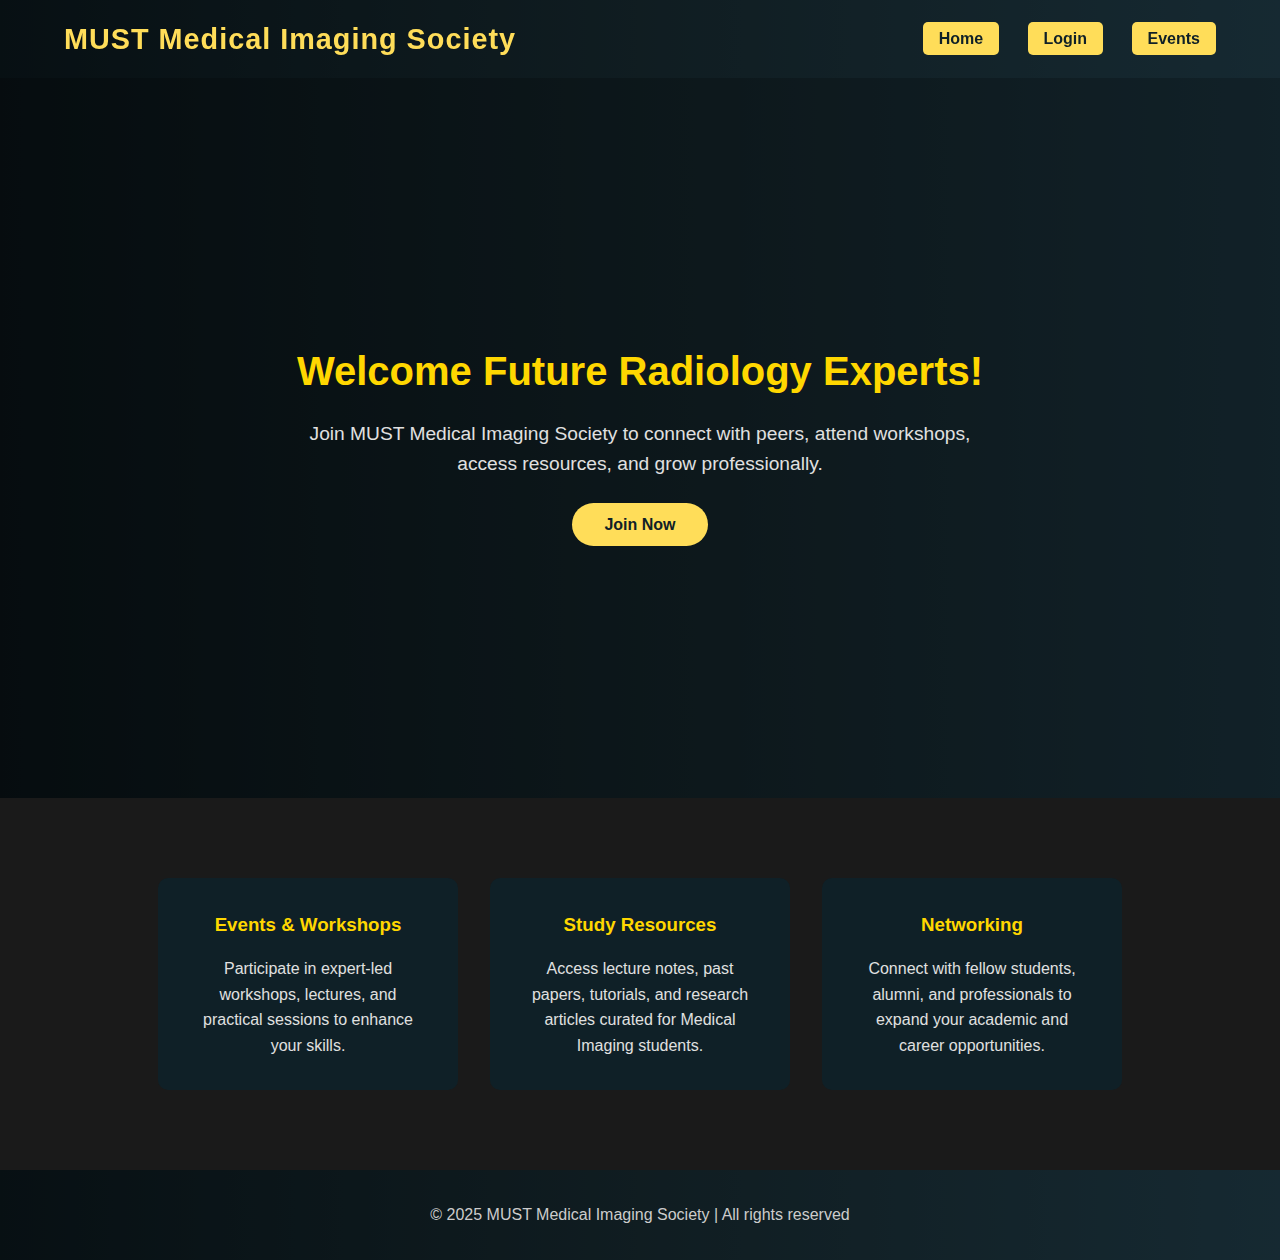
<file: templates/index.html>
<!DOCTYPE html>
<html lang="en">
<head>
  <meta charset="UTF-8">
  <meta name="viewport" content="width=device-width, initial-scale=1.0">
  <title>MUST Medical Imaging Society</title>
  <!-- <link rel="stylesheet" href="home.css"> -->
  <link rel="stylesheet" href="/static/home.css">
</head>
<body>

  <!-- Header -->
  <header>
    <h1>MUST Medical Imaging Society</h1>
    <nav>
      <a href="#">Home</a>
      <a href="login.html">Login</a>
      <a href="#">Events</a>
    </nav>
  </header>

  <!-- Hero Section -->
  <section class="hero">
    <div class="hero-content">
      <h2>Welcome Future Radiology Experts!</h2>
      <p>Join MUST Medical Imaging Society to connect with peers, attend workshops, access resources, and grow professionally.</p>
      <a href="#" class="btn">Join Now</a>
    </div>
  </section>

  <!-- Features Section -->
  <section class="features">
    <div class="feature">
      <h3>Events & Workshops</h3>
      <p>Participate in expert-led workshops, lectures, and practical sessions to enhance your skills.</p>
    </div>
    <div class="feature">
      <h3>Study Resources</h3>
      <p>Access lecture notes, past papers, tutorials, and research articles curated for Medical Imaging students.</p>
    </div>
    <div class="feature">
      <h3>Networking</h3>
      <p>Connect with fellow students, alumni, and professionals to expand your academic and career opportunities.</p>
    </div>
  </section>

  <!-- Footer -->
  <footer>
    &copy; 2025 MUST Medical Imaging Society | All rights reserved
  </footer>

</body>
</html>
</file>
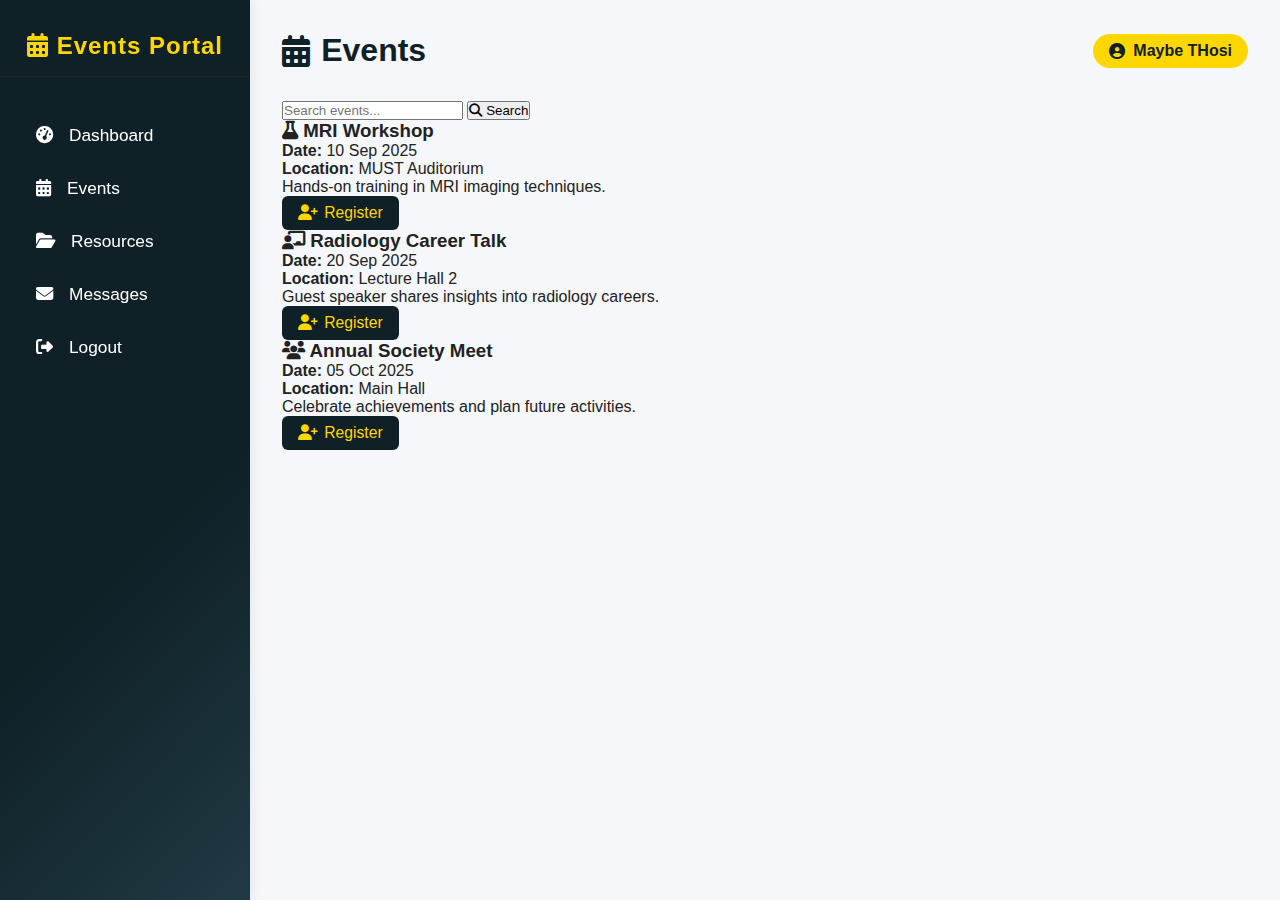
<file: templates/events.html>
<!DOCTYPE html>
<html lang="en">
<head>
  <meta charset="UTF-8">
  <meta name="viewport" content="width=device-width, initial-scale=1.0">
  <title>Events - MUST Medical Imaging Society</title>
  <!-- <link rel="stylesheet" href="style.css"> -->
  <link rel="stylesheet" href="/static/style.css">
  <link rel="stylesheet" href="https://cdnjs.cloudflare.com/ajax/libs/font-awesome/6.4.2/css/all.min.css">
</head>
<body>

  <!-- Sidebar -->
  <aside class="sidebar">
    <h2><i class="fas fa-calendar-alt"></i> Events Portal</h2>
    <nav>
      <a href="studentportal.html"><i class="fas fa-tachometer-alt"></i> Dashboard</a>
      <a href="#"><i class="fas fa-calendar-alt"></i> Events</a>
      <a href="#"><i class="fas fa-folder-open"></i> Resources</a>
      <a href="#"><i class="fas fa-envelope"></i> Messages</a>
      <a href="#"><i class="fas fa-sign-out-alt"></i> Logout</a>
    </nav>
  </aside>

  <!-- Main content -->
  <main class="main-content">
    <header>
      <h1><i class="fas fa-calendar-alt"></i> Events</h1>
      <div class="admin-badge"><i class="fas fa-user-circle"></i> Maybe THosi</div>
    </header>

    <!-- Search bar -->
    <div class="search-bar">
      <input type="text" placeholder="Search events...">
      <button><i class="fas fa-search"></i> Search</button>
    </div>

    <!-- Events grid -->
    <section class="event-grid">
      <div class="event-card">
        <h3><i class="fas fa-flask"></i> MRI Workshop</h3>
        <p><b>Date:</b> 10 Sep 2025</p>
        <p><b>Location:</b> MUST Auditorium</p>
        <p>Hands-on training in MRI imaging techniques.</p>
        <a href="#" class="btn"><i class="fas fa-user-plus"></i> Register</a>
      </div>

      <div class="event-card">
        <h3><i class="fas fa-chalkboard-teacher"></i> Radiology Career Talk</h3>
        <p><b>Date:</b> 20 Sep 2025</p>
        <p><b>Location:</b> Lecture Hall 2</p>
        <p>Guest speaker shares insights into radiology careers.</p>
        <a href="#" class="btn"><i class="fas fa-user-plus"></i> Register</a>
      </div>

      <div class="event-card">
        <h3><i class="fas fa-users"></i> Annual Society Meet</h3>
        <p><b>Date:</b> 05 Oct 2025</p>
        <p><b>Location:</b> Main Hall</p>
        <p>Celebrate achievements and plan future activities.</p>
        <a href="#" class="btn"><i class="fas fa-user-plus"></i> Register</a>
      </div>
    </section>
  </main>

</body>
</html>
</file>
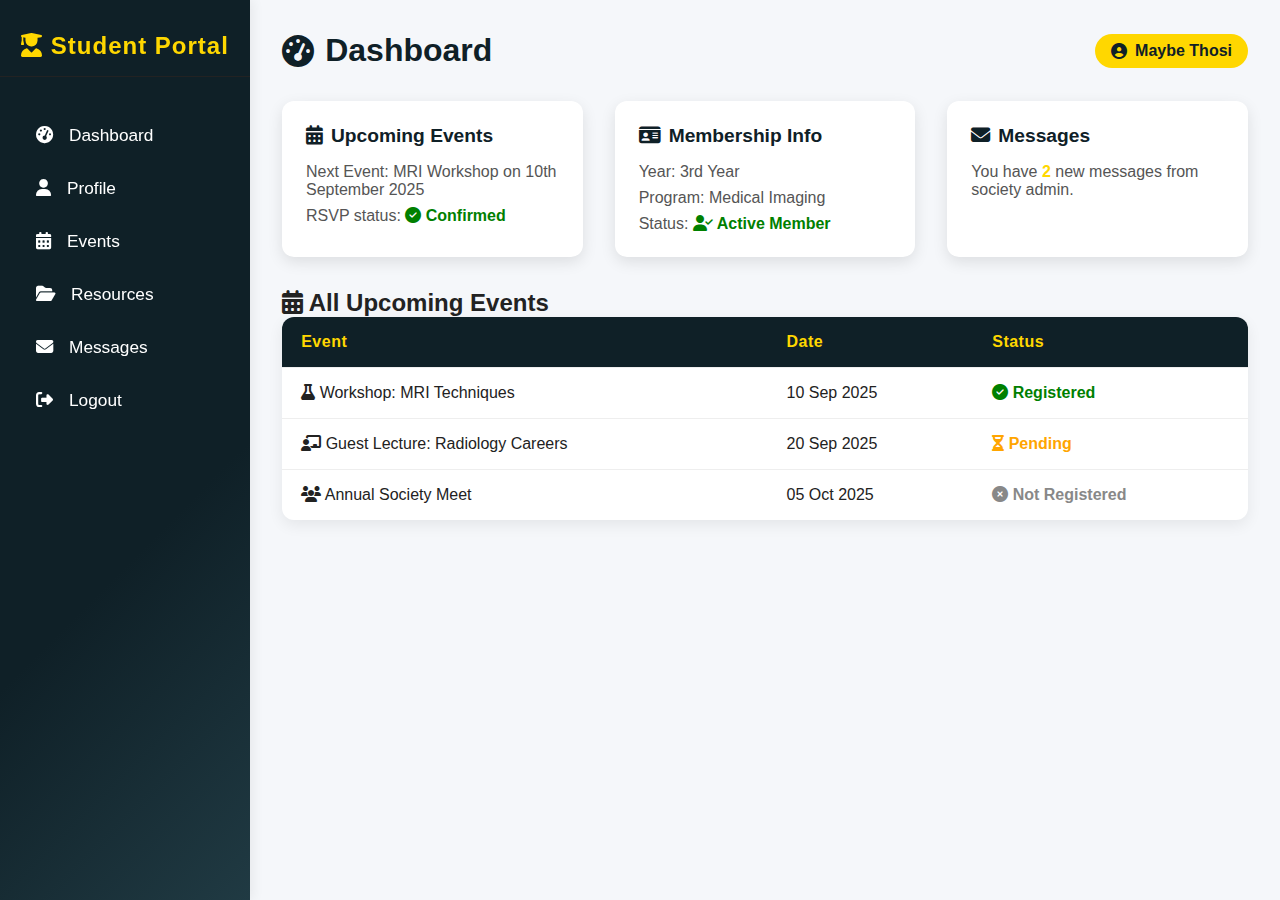
<file: templates/studentportal.html>
<!DOCTYPE html>
<html lang="en">
<head>
  <meta charset="UTF-8">
  <meta name="viewport" content="width=device-width, initial-scale=1.0">
  <title>Student Portal - MUST Medical Imaging Society</title>
  <link rel="stylesheet" href="/static/style.css">
  <link rel="stylesheet" href="https://cdnjs.cloudflare.com/ajax/libs/font-awesome/6.4.2/css/all.min.css">
</head>
<body>

  <!-- Sidebar -->
  <aside class="sidebar">
    <h2><i class="fas fa-user-graduate"></i> Student Portal</h2>
    <nav>
      <a href="#"><i class="fas fa-tachometer-alt"></i> Dashboard</a>
      <a href="#"><i class="fas fa-user"></i> Profile</a>
      <a href="events.html"><i class="fas fa-calendar-alt"></i> Events</a>
      <a href="#"><i class="fas fa-folder-open"></i> Resources</a>
      <a href="#"><i class="fas fa-envelope"></i> Messages</a>
      <a href="logout"><i class="fas fa-sign-out-alt"></i> Logout</a>
    </nav>
  </aside>

  <!-- Main Content -->
  <main class="main-content">
    <header>
      <h1><i class="fas fa-tachometer-alt"></i> Dashboard</h1>
      <div class="admin-badge"><i class="fas fa-user-circle"></i> Maybe Thosi</div>
    </header>

    <!-- Dashboard Cards -->
    <section class="card-grid" style="margin-bottom:2rem;">
      <div class="card">
        <h3><i class="fas fa-calendar-alt"></i> Upcoming Events</h3>
        <p>Next Event: MRI Workshop on 10th September 2025</p>
        <p>RSVP status: <span style="color:green;font-weight:bold;"><i class="fas fa-check-circle"></i> Confirmed</span></p>
      </div>
      <div class="card">
        <h3><i class="fas fa-id-card"></i> Membership Info</h3>
        <p>Year: 3rd Year</p>
        <p>Program: Medical Imaging</p>
        <p>Status: <span style="color:green;font-weight:bold;"><i class="fas fa-user-check"></i> Active Member</span></p>
      </div>
      <div class="card">
        <h3><i class="fas fa-envelope"></i> Messages</h3>
        <p>You have <span style="color:#ffd700;font-weight:bold;">2</span> new messages from society admin.</p>
      </div>
    </section>

    <!-- Events Table -->
    <h2><i class="fas fa-calendar-alt"></i> All Upcoming Events</h2>
    <table>
      <thead>
        <tr>
          <th>Event</th>
          <th>Date</th>
          <th>Status</th>
        </tr>
      </thead>
      <tbody>
        <tr>
          <td><i class="fas fa-flask"></i> Workshop: MRI Techniques</td>
          <td>10 Sep 2025</td>
          <td><span style="color:green;font-weight:bold;"><i class="fas fa-check-circle"></i> Registered</span></td>
        </tr>
        <tr>
          <td><i class="fas fa-chalkboard-teacher"></i> Guest Lecture: Radiology Careers</td>
          <td>20 Sep 2025</td>
          <td><span style="color:orange;font-weight:bold;"><i class="fas fa-hourglass-half"></i> Pending</span></td>
        </tr>
        <tr>
          <td><i class="fas fa-users"></i> Annual Society Meet</td>
          <td>05 Oct 2025</td>
          <td><span style="color:#888;font-weight:bold;"><i class="fas fa-times-circle"></i> Not Registered</span></td>
        </tr>
      </tbody>
    </table>
  </main>

</body>
</html>
</file>
<file: static/home.css>
/* Home (Landing Page) Styles */
* {
  box-sizing: border-box;
  margin: 0;
  padding: 0;
  font-family: 'Segoe UI', Tahoma, Geneva, Verdana, sans-serif;
}
body {
  background: linear-gradient(to right, #0f2027, #203a43, #2c5364);
  color: #fff;
  line-height: 1.6;
}
a {
  text-decoration: none;
  color: inherit;
}
header {
  display: flex;
  justify-content: space-between;
  align-items: center;
  padding: 1rem 5%;
  background: rgba(0,0,0,0.5);
  position: sticky;
  top: 0;
  z-index: 1000;
}
header h1 {
  font-size: 1.8rem;
  color: #ffdd59;
  letter-spacing: 1px;
}
nav a {
  margin-left: 1.5rem;
  padding: 0.5rem 1rem;
  background: #ffdd59;
  color: #0f2027;
  border-radius: 5px;
  font-weight: bold;
  transition: 0.3s;
}
nav a:hover {
  background: #ffd700;
}
.hero {
  display: flex;
  flex-direction: column;
  justify-content: center;
  align-items: center;
  text-align: center;
  padding: 6rem 2rem;
  background: url('https://images.unsplash.com/photo-1581093588401-1f15731b1a18?auto=format&fit=crop&w=1950&q=80') no-repeat center center/cover;
  min-height: 80vh;
  position: relative;
}
.hero::before {
  content: '';
  position: absolute;
  top: 0; left: 0;
  width: 100%; height: 100%;
  background: rgba(0,0,0,0.6);
  z-index: 0;
}
.hero-content {
  position: relative;
  z-index: 1;
  max-width: 700px;
}
.hero h2 {
  font-size: 2.5rem;
  margin-bottom: 1rem;
  color: #ffd700;
}
.hero p {
  font-size: 1.2rem;
  margin-bottom: 2rem;
  color: #e0e0e0;
}
.hero .btn {
  padding: 0.8rem 2rem;
  background: #ffdd59;
  color: #0f2027;
  font-weight: bold;
  border-radius: 50px;
  transition: 0.3s;
}
.hero .btn:hover {
  background: #ffd700;
}
.features {
  display: flex;
  flex-wrap: wrap;
  justify-content: center;
  padding: 4rem 2rem;
  background: #1a1a1a;
}
.feature {
  background: #0f2027;
  border-radius: 10px;
  padding: 2rem;
  margin: 1rem;
  flex: 1 1 250px;
  max-width: 300px;
  text-align: center;
  transition: transform 0.3s, box-shadow 0.3s;
}
.feature:hover {
  transform: translateY(-10px);
  box-shadow: 0 10px 25px rgba(0,0,0,0.4);
}
.feature h3 {
  margin-bottom: 1rem;
  color: #ffd700;
}
.feature p {
  color: #e0e0e0;
}
footer {
  text-align: center;
  padding: 2rem;
  background: rgba(0,0,0,0.5);
  color: #ccc;
}
@media(max-width: 768px){
  .hero h2 {
    font-size: 2rem;
  }
  .hero p {
    font-size: 1rem;
  }
  .features {
    flex-direction: column;
    align-items: center;
  }
}
</file>
<file: static/style.css>
/* ====== GLOBAL RESETS & BASE ====== */
* {
	margin: 0;
	padding: 0;
	box-sizing: border-box;
	font-family: 'Segoe UI', Tahoma, Geneva, Verdana, sans-serif;
}
body {
	background: #f5f7fa;
	color: #222;
	min-height: 100vh;
}
a {
	color: inherit;
	text-decoration: none;
	transition: color 0.2s;
}

/* ====== SIDEBAR ====== */
.sidebar {
	width: 250px;
	background: linear-gradient(135deg, #0f2027 60%, #203a43 100%);
	color: #fff;
	position: fixed;
	height: 100vh;
	display: flex;
	flex-direction: column;
	z-index: 100;
	box-shadow: 2px 0 12px rgba(0,0,0,0.07);
	transition: width 0.3s;
}
.sidebar h2 {
	text-align: center;
	color: #ffd700;
	font-size: 1.5rem;
	padding: 2rem 0 1rem 0;
	border-bottom: 1px solid #222;
	letter-spacing: 1px;
}
.sidebar nav {
	margin-top: 2rem;
	flex: 1;
}
.sidebar nav a {
	display: flex;
	align-items: center;
	gap: 1rem;
	padding: 1rem 2rem;
	color: #fff;
	font-size: 1.08rem;
	border-left: 4px solid transparent;
	transition: 0.3s;
}
.sidebar nav a:hover, .sidebar nav a.active {
	background: #1a1a1a;
	color: #ffd700;
	border-left: 4px solid #ffd700;
	padding-left: 2.5rem;
}

/* ====== MAIN CONTENT & HEADER ====== */
.main-content {
	margin-left: 250px;
	padding: 2rem;
	min-height: 100vh;
	transition: margin 0.3s;
}
header {
	display: flex;
	justify-content: space-between;
	align-items: center;
	margin-bottom: 2rem;
	gap: 2rem;
	flex-wrap: wrap;
}
header h1 {
	color: #0f2027;
	font-size: 2rem;
	font-weight: 700;
	display: flex;
	align-items: center;
	gap: 0.7rem;
}
.admin-badge {
	background: #ffd700;
	color: #0f2027;
	padding: 0.5rem 1rem;
	border-radius: 20px;
	font-weight: bold;
	display: flex;
	align-items: center;
	gap: 0.5rem;
	font-size: 1rem;
}
header input[type="text"] {
	padding: 0.5rem 1rem;
	border-radius: 8px;
	border: 1px solid #ccc;
	font-size: 1rem;
	outline: none;
	transition: border 0.2s;
}
header input[type="text"]:focus {
	border: 1.5px solid #ffd700;
}

/* ====== DASHBOARD CARDS ====== */
.card-grid {
	display: grid;
	grid-template-columns: repeat(auto-fit, minmax(220px, 1fr));
	gap: 2rem;
}
.card {
	background: #fff;
	border-radius: 12px;
	box-shadow: 0 5px 15px rgba(0,0,0,0.1);
	padding: 1.5rem;
	text-align: left;
	transition: 0.3s;
	display: flex;
	flex-direction: column;
	gap: 0.5rem;
}
.card h3 {
	margin-bottom: 0.5rem;
	color: #0f2027;
	font-size: 1.2rem;
	font-weight: 600;
	display: flex;
	align-items: center;
	gap: 0.5rem;
}
.card p {
	color: #555;
	font-size: 1rem;
}
.card:hover {
	transform: translateY(-5px);
	box-shadow: 0 10px 25px rgba(0,0,0,0.15);
}

/* ====== TABLES ====== */
table {
	width: 100%;
	border-collapse: separate;
	border-spacing: 0;
	background: #fff;
	border-radius: 12px;
	overflow: hidden;
	box-shadow: 0 5px 15px rgba(0,0,0,0.07);
	margin-bottom: 2rem;
}
table th, table td {
	padding: 1rem 1.2rem;
	border-bottom: 1px solid #eee;
	text-align: left;
	font-size: 1rem;
}
table th {
	background: #0f2027;
	color: #ffd700;
	font-weight: 600;
	letter-spacing: 0.5px;
}
table tr:last-child td {
	border-bottom: none;
}
table tr:hover td {
	background: #f7f7fa;
}

/* ====== BUTTONS ====== */
.btn {
	display: inline-flex;
	align-items: center;
	gap: 0.4em;
	padding: 0.5rem 1rem;
	background: #0f2027;
	color: #ffd700;
	border-radius: 6px;
	text-decoration: none;
	font-size: 0.98rem;
	font-weight: 500;
	border: none;
	cursor: pointer;
	transition: background 0.3s, color 0.3s;
}
.btn:hover {
	background: #ffd700;
	color: #0f2027;
}

/* ====== RESPONSIVE DESIGN ====== */
@media (max-width: 1100px) {
	.main-content {
		padding: 1rem;
	}
	.card-grid {
		gap: 1rem;
	}
}
@media (max-width: 900px) {
	.sidebar {
		width: 100%;
		height: auto;
		position: relative;
		flex-direction: row;
		box-shadow: none;
		border-bottom: 1px solid #eee;
		z-index: 10;
	}
	.main-content {
		margin-left: 0;
		padding: 1rem;
	}
	.card-grid {
		grid-template-columns: 1fr 1fr;
	}
	header {
		flex-direction: column;
		align-items: stretch;
		gap: 1rem;
	}
}
@media (max-width: 600px) {
	.sidebar {
		display: none;
	}
	.main-content {
		margin-left: 0;
		padding: 0.5rem;
	}
	.card-grid {
		grid-template-columns: 1fr;
		gap: 0.7rem;
	}
	header h1 {
		font-size: 1.2rem;
	}
	.admin-badge {
		font-size: 0.9rem;
		padding: 0.3rem 0.7rem;
	}
	table th, table td {
		padding: 0.6rem 0.5rem;
		font-size: 0.95rem;
	}
	.btn {
		padding: 0.4rem 0.7rem;
		font-size: 0.95rem;
	}
}
</file>
